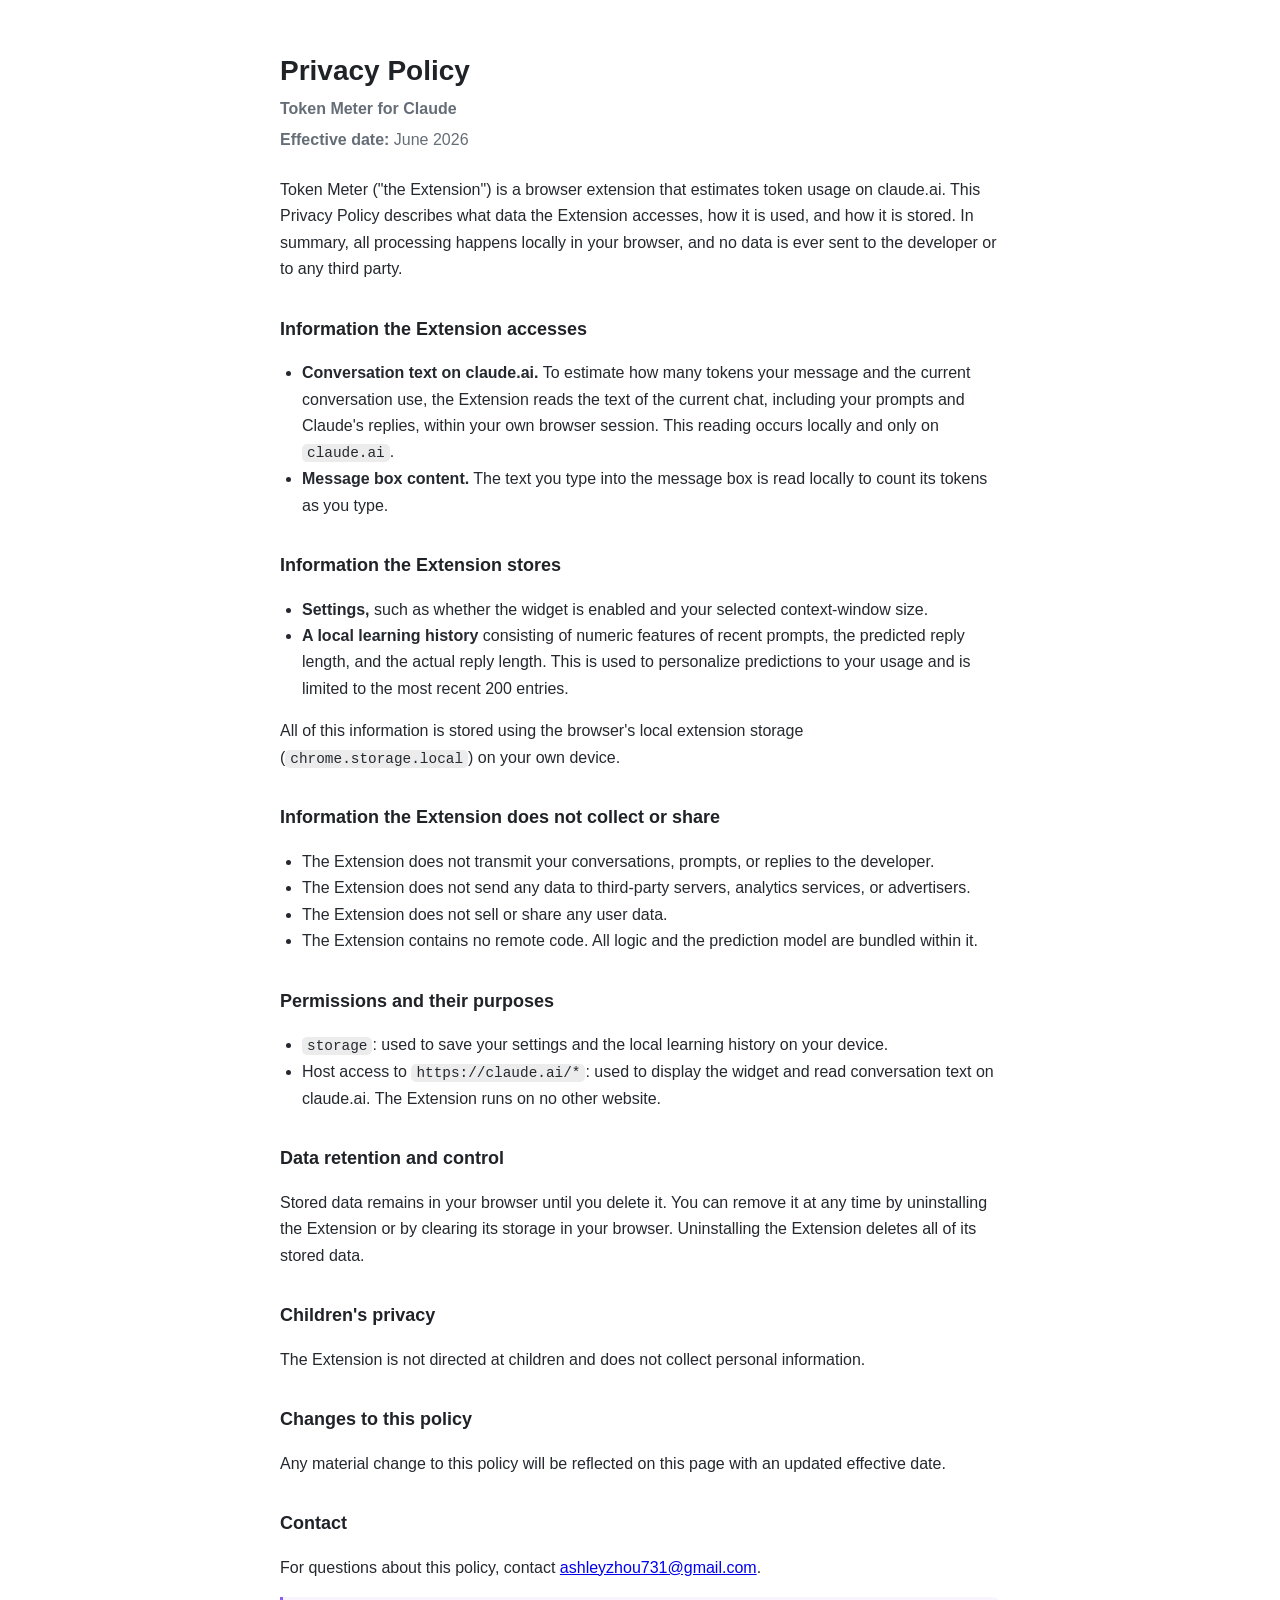
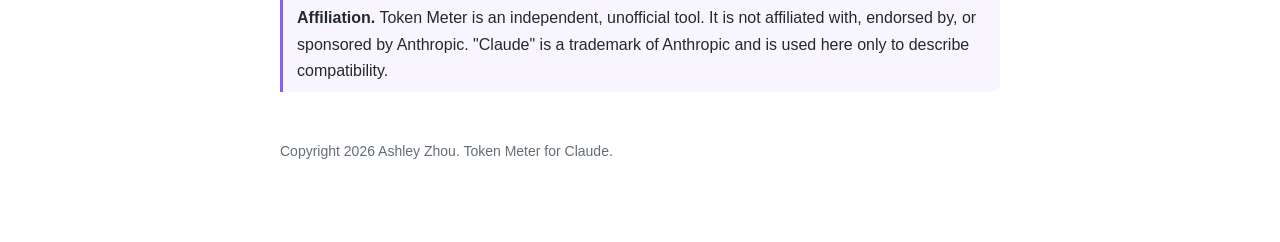
<file: index.html>
<!DOCTYPE html>
<html lang="en">
<head>
<meta charset="utf-8">
<meta name="viewport" content="width=device-width, initial-scale=1">
<title>Privacy Policy | Token Meter for Claude</title>
<style>
  :root { color-scheme: light dark; }
  body {
    max-width: 720px; margin: 0 auto; padding: 48px 20px 80px;
    font: 16px/1.65 -apple-system, BlinkMacSystemFont, "Segoe UI", Roboto, Helvetica, Arial, sans-serif;
    color: #1f2328; background: #fff;
  }
  h1 { font-size: 28px; margin: 0 0 2px; }
  .sub { color: #656d76; font-weight: 600; margin: 0 0 2px; }
  h2 { font-size: 18px; margin: 32px 0 8px; }
  .eff { color: #656d76; margin: 4px 0 24px; }
  p, li { color: #24292f; }
  code { background: rgba(127,127,127,.15); padding: 1px 5px; border-radius: 5px; font-size: 90%; }
  ul { padding-left: 22px; }
  .note { border-left: 3px solid #8b5cf6; padding: 8px 14px; background: rgba(139,92,246,.06); border-radius: 0 8px 8px 0; }
  footer { margin-top: 48px; color: #656d76; font-size: 14px; }
  @media (prefers-color-scheme: dark) {
    body { color: #e6edf3; background: #0d1117; }
    p, li { color: #c9d1d9; } h1, h2, .sub { color: #e6edf3; } .eff, footer { color: #8b949e; }
  }
</style>
</head>
<body>
  <h1>Privacy Policy</h1>
  <p class="sub">Token Meter for Claude</p>
  <p class="eff"><strong>Effective date:</strong> June 2026</p>

  <p>Token Meter ("the Extension") is a browser extension that estimates token usage on claude.ai. This Privacy Policy describes what data the Extension accesses, how it is used, and how it is stored. In summary, all processing happens locally in your browser, and no data is ever sent to the developer or to any third party.</p>

  <h2>Information the Extension accesses</h2>
  <ul>
    <li><strong>Conversation text on claude.ai.</strong> To estimate how many tokens your message and the current conversation use, the Extension reads the text of the current chat, including your prompts and Claude's replies, within your own browser session. This reading occurs locally and only on <code>claude.ai</code>.</li>
    <li><strong>Message box content.</strong> The text you type into the message box is read locally to count its tokens as you type.</li>
  </ul>

  <h2>Information the Extension stores</h2>
  <ul>
    <li><strong>Settings,</strong> such as whether the widget is enabled and your selected context-window size.</li>
    <li><strong>A local learning history</strong> consisting of numeric features of recent prompts, the predicted reply length, and the actual reply length. This is used to personalize predictions to your usage and is limited to the most recent 200 entries.</li>
  </ul>
  <p>All of this information is stored using the browser's local extension storage (<code>chrome.storage.local</code>) on your own device.</p>

  <h2>Information the Extension does not collect or share</h2>
  <ul>
    <li>The Extension does not transmit your conversations, prompts, or replies to the developer.</li>
    <li>The Extension does not send any data to third-party servers, analytics services, or advertisers.</li>
    <li>The Extension does not sell or share any user data.</li>
    <li>The Extension contains no remote code. All logic and the prediction model are bundled within it.</li>
  </ul>

  <h2>Permissions and their purposes</h2>
  <ul>
    <li><code>storage</code>: used to save your settings and the local learning history on your device.</li>
    <li>Host access to <code>https://claude.ai/*</code>: used to display the widget and read conversation text on claude.ai. The Extension runs on no other website.</li>
  </ul>

  <h2>Data retention and control</h2>
  <p>Stored data remains in your browser until you delete it. You can remove it at any time by uninstalling the Extension or by clearing its storage in your browser. Uninstalling the Extension deletes all of its stored data.</p>

  <h2>Children's privacy</h2>
  <p>The Extension is not directed at children and does not collect personal information.</p>

  <h2>Changes to this policy</h2>
  <p>Any material change to this policy will be reflected on this page with an updated effective date.</p>

  <h2>Contact</h2>
  <p>For questions about this policy, contact <a href="mailto:ashleyzhou731@gmail.com">ashleyzhou731@gmail.com</a>.</p>

  <div class="note">
    <p style="margin:0"><strong>Affiliation.</strong> Token Meter is an independent, unofficial tool. It is not affiliated with, endorsed by, or sponsored by Anthropic. "Claude" is a trademark of Anthropic and is used here only to describe compatibility.</p>
  </div>

  <footer>Copyright 2026 Ashley Zhou. Token Meter for Claude.</footer>
</body>
</html>
</file>
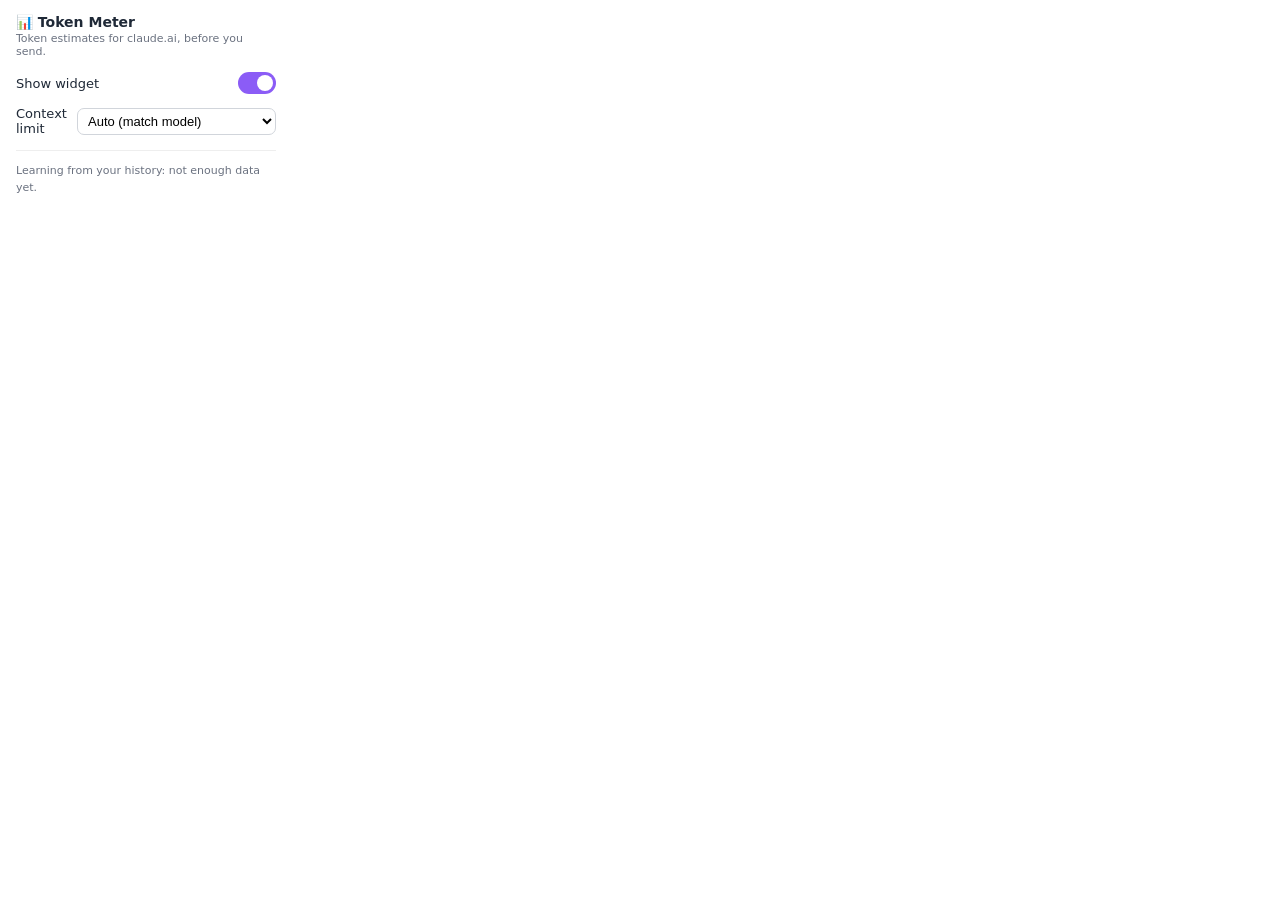
<file: popup.html>
<!DOCTYPE html>
<html>
<head>
  <meta charset="utf-8">
  <style>
    body {
      width: 260px;
      margin: 0;
      padding: 14px 16px;
      font-family: ui-sans-serif, system-ui, -apple-system, "Segoe UI", Roboto, sans-serif;
      color: #1f2937;
      background: #ffffff;
      font-size: 13px;
    }
    h1 { font-size: 14px; margin: 0 0 2px; display: flex; align-items: center; gap: 7px; }
    .sub { color: #6b7280; font-size: 11px; margin: 0 0 14px; }
    .field { display: flex; align-items: center; justify-content: space-between; margin: 12px 0; }
    label { font-weight: 500; }
    select {
      font-size: 13px; padding: 4px 6px; border-radius: 7px;
      border: 1px solid #d1d5db; background: #fff;
    }
    .switch { position: relative; width: 38px; height: 22px; }
    .switch input { opacity: 0; width: 0; height: 0; }
    .slider {
      position: absolute; inset: 0; cursor: pointer;
      background: #cbd5e1; border-radius: 999px; transition: .2s;
    }
    .slider::before {
      content: ""; position: absolute; height: 16px; width: 16px;
      left: 3px; top: 3px; background: #fff; border-radius: 50%; transition: .2s;
    }
    input:checked + .slider { background: #8b5cf6; }
    input:checked + .slider::before { transform: translateX(16px); }
    .stat {
      margin-top: 14px; padding-top: 12px; border-top: 1px solid #eee;
      color: #6b7280; font-size: 11px; line-height: 1.5;
    }
    .stat b { color: #1f2937; }
    @media (prefers-color-scheme: dark) {
      body { background: #1f1f23; color: #ececec; }
      select { background: #2a2a2e; color: #ececec; border-color: #3f3f46; }
      .stat { border-color: #333; color: #9ca3af; }
      .stat b { color: #ececec; }
    }
  </style>
</head>
<body>
  <h1>📊 Token Meter</h1>
  <p class="sub">Token estimates for claude.ai, before you send.</p>

  <div class="field">
    <label for="enabled">Show widget</label>
    <span class="switch">
      <input type="checkbox" id="enabled" checked>
      <span class="slider"></span>
    </span>
  </div>

  <div class="field">
    <label for="limit">Context limit</label>
    <select id="limit">
      <option value="auto">Auto (match model)</option>
      <option value="500000">500k · Opus 4.x / Sonnet 4.6</option>
      <option value="200000">200k · older models</option>
      <option value="1000000">1M · Claude Code</option>
      <option value="100000">100k</option>
    </select>
  </div>

  <div class="stat" id="stat">Learning from your history: not enough data yet.</div>

  <script src="popup.js"></script>
</body>
</html>
</file>
